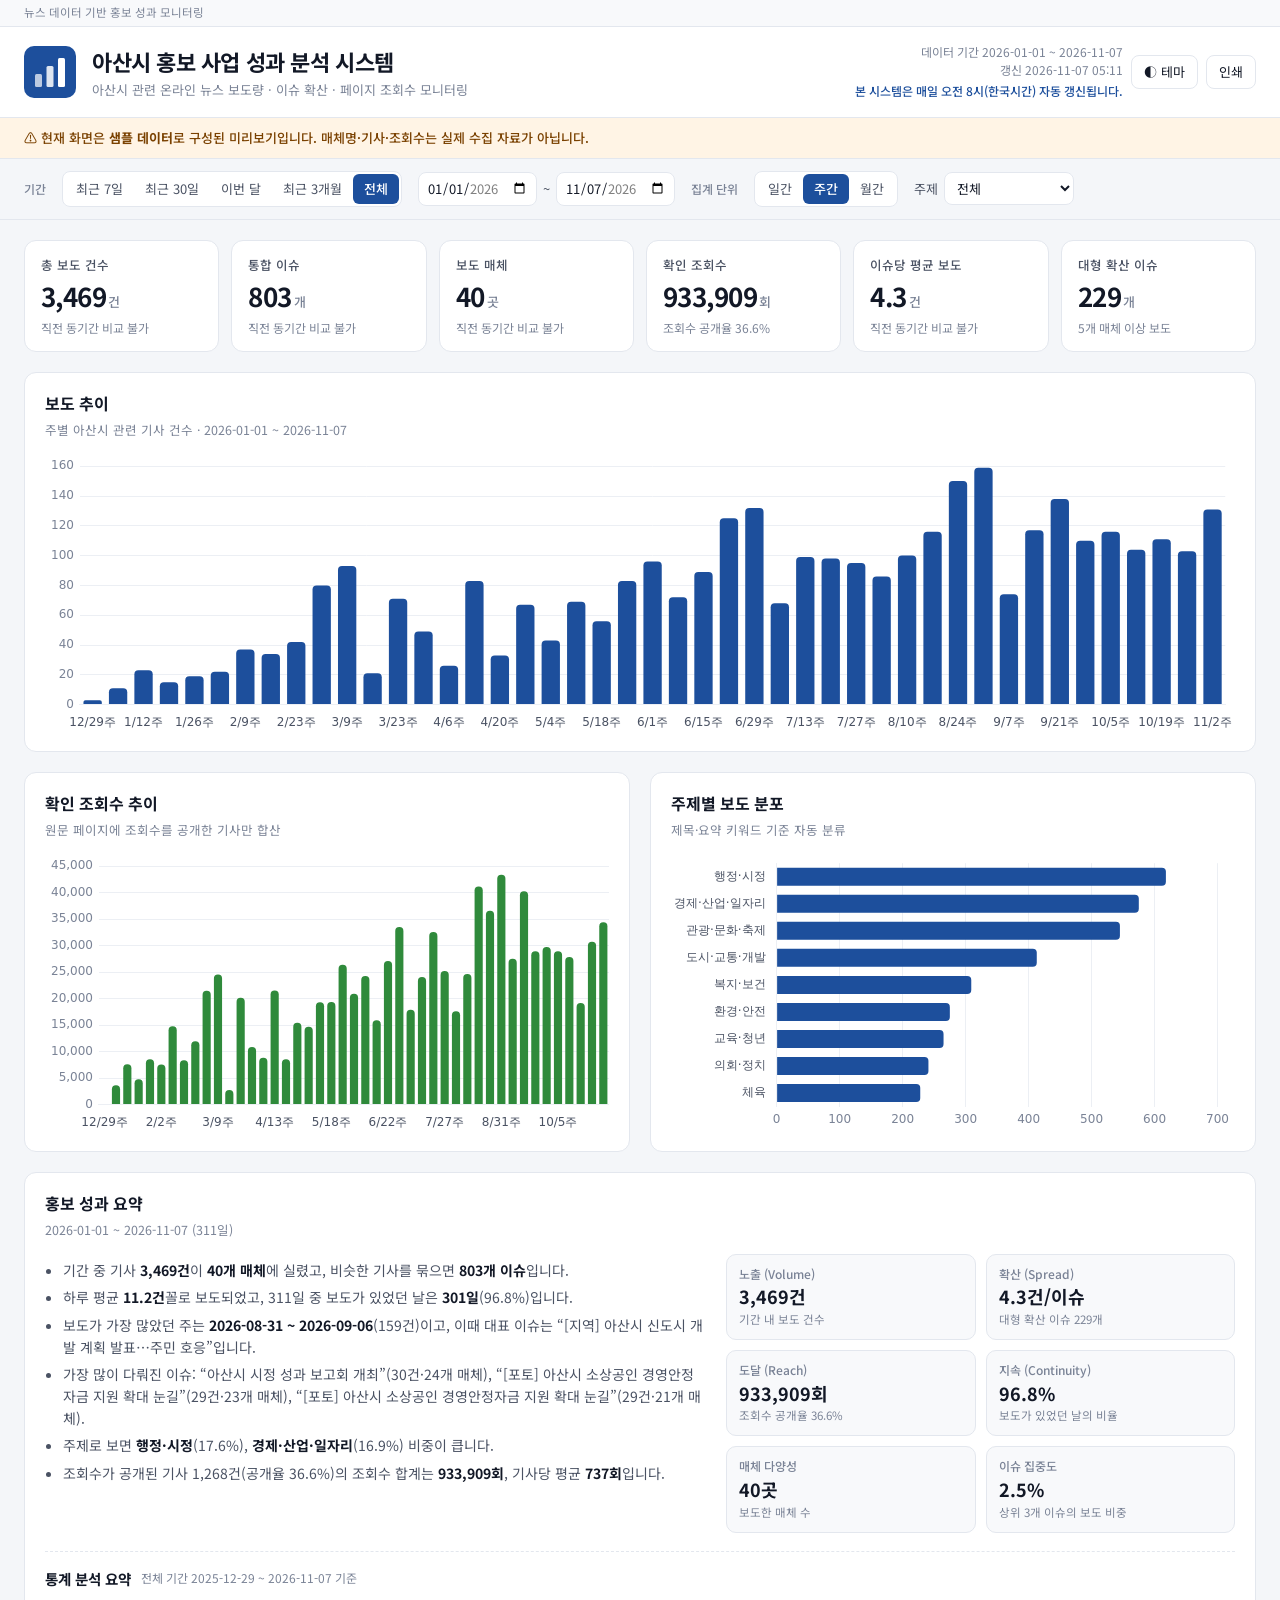
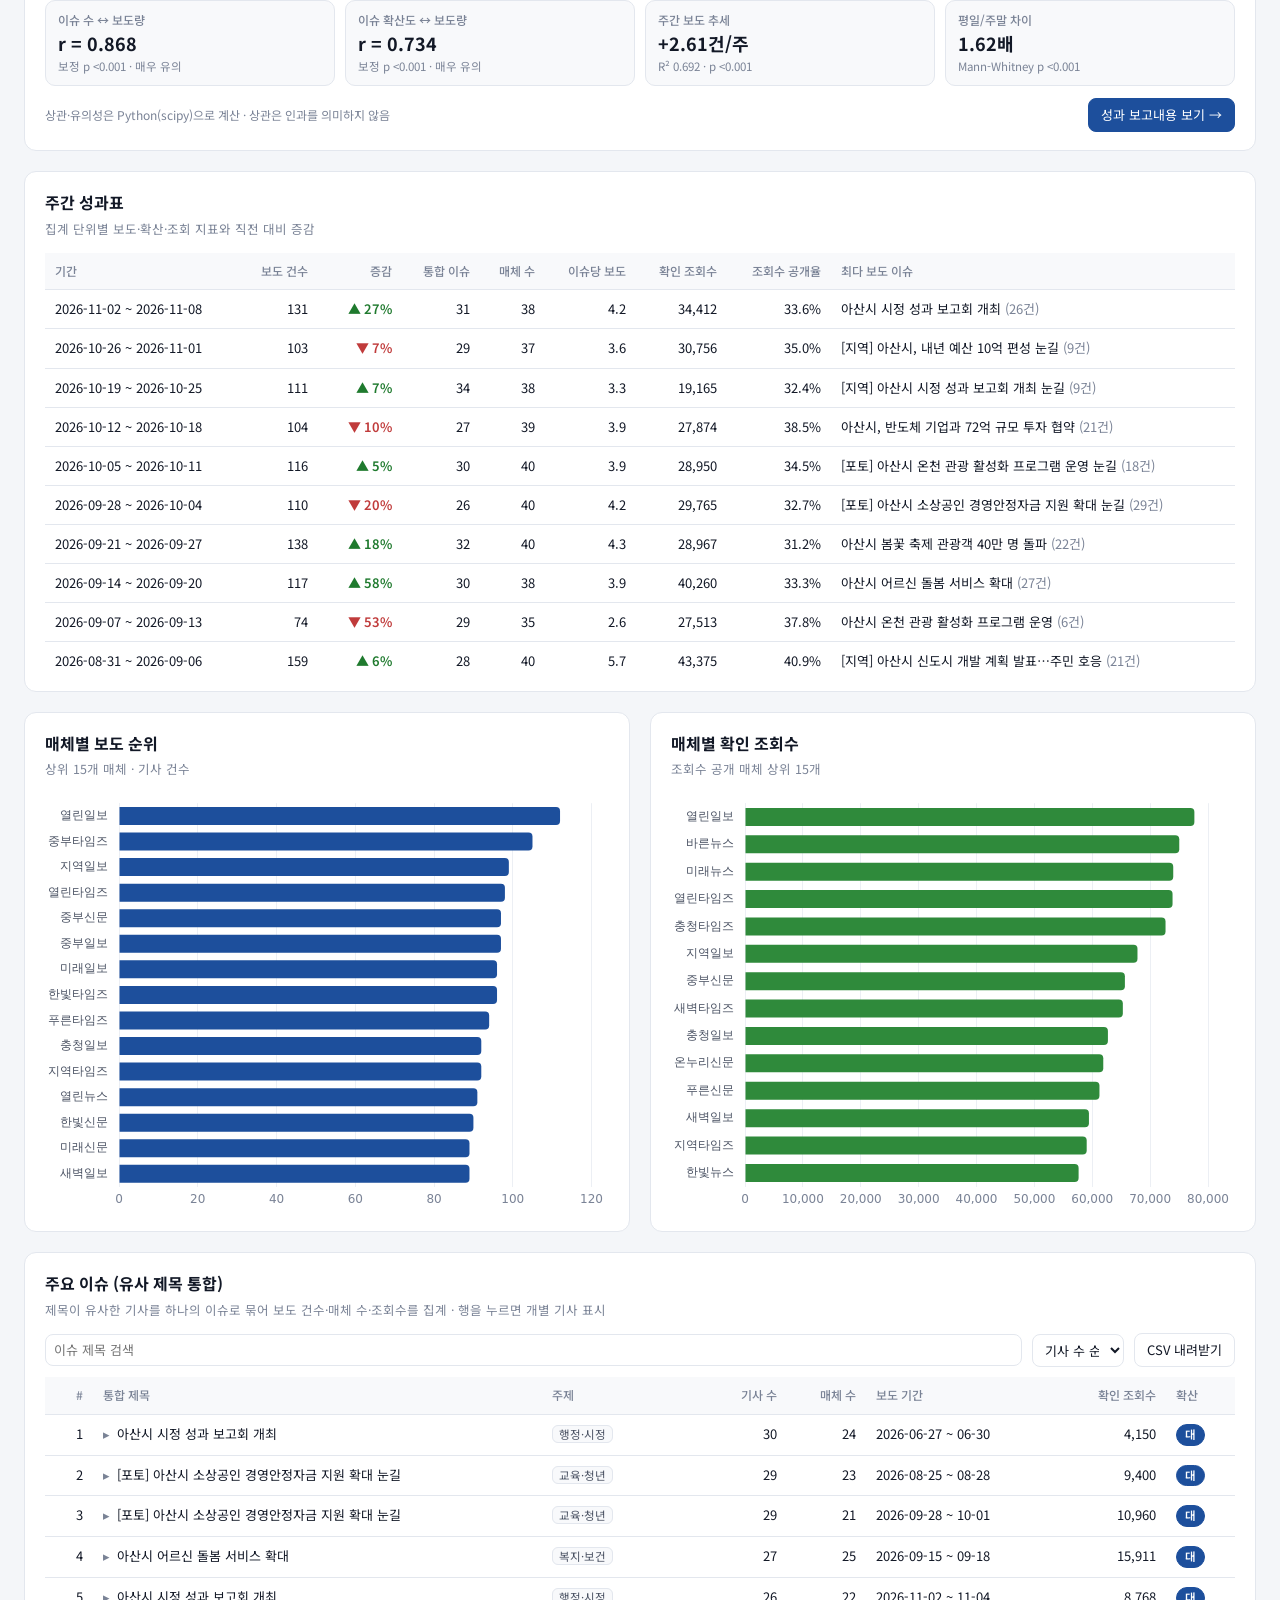
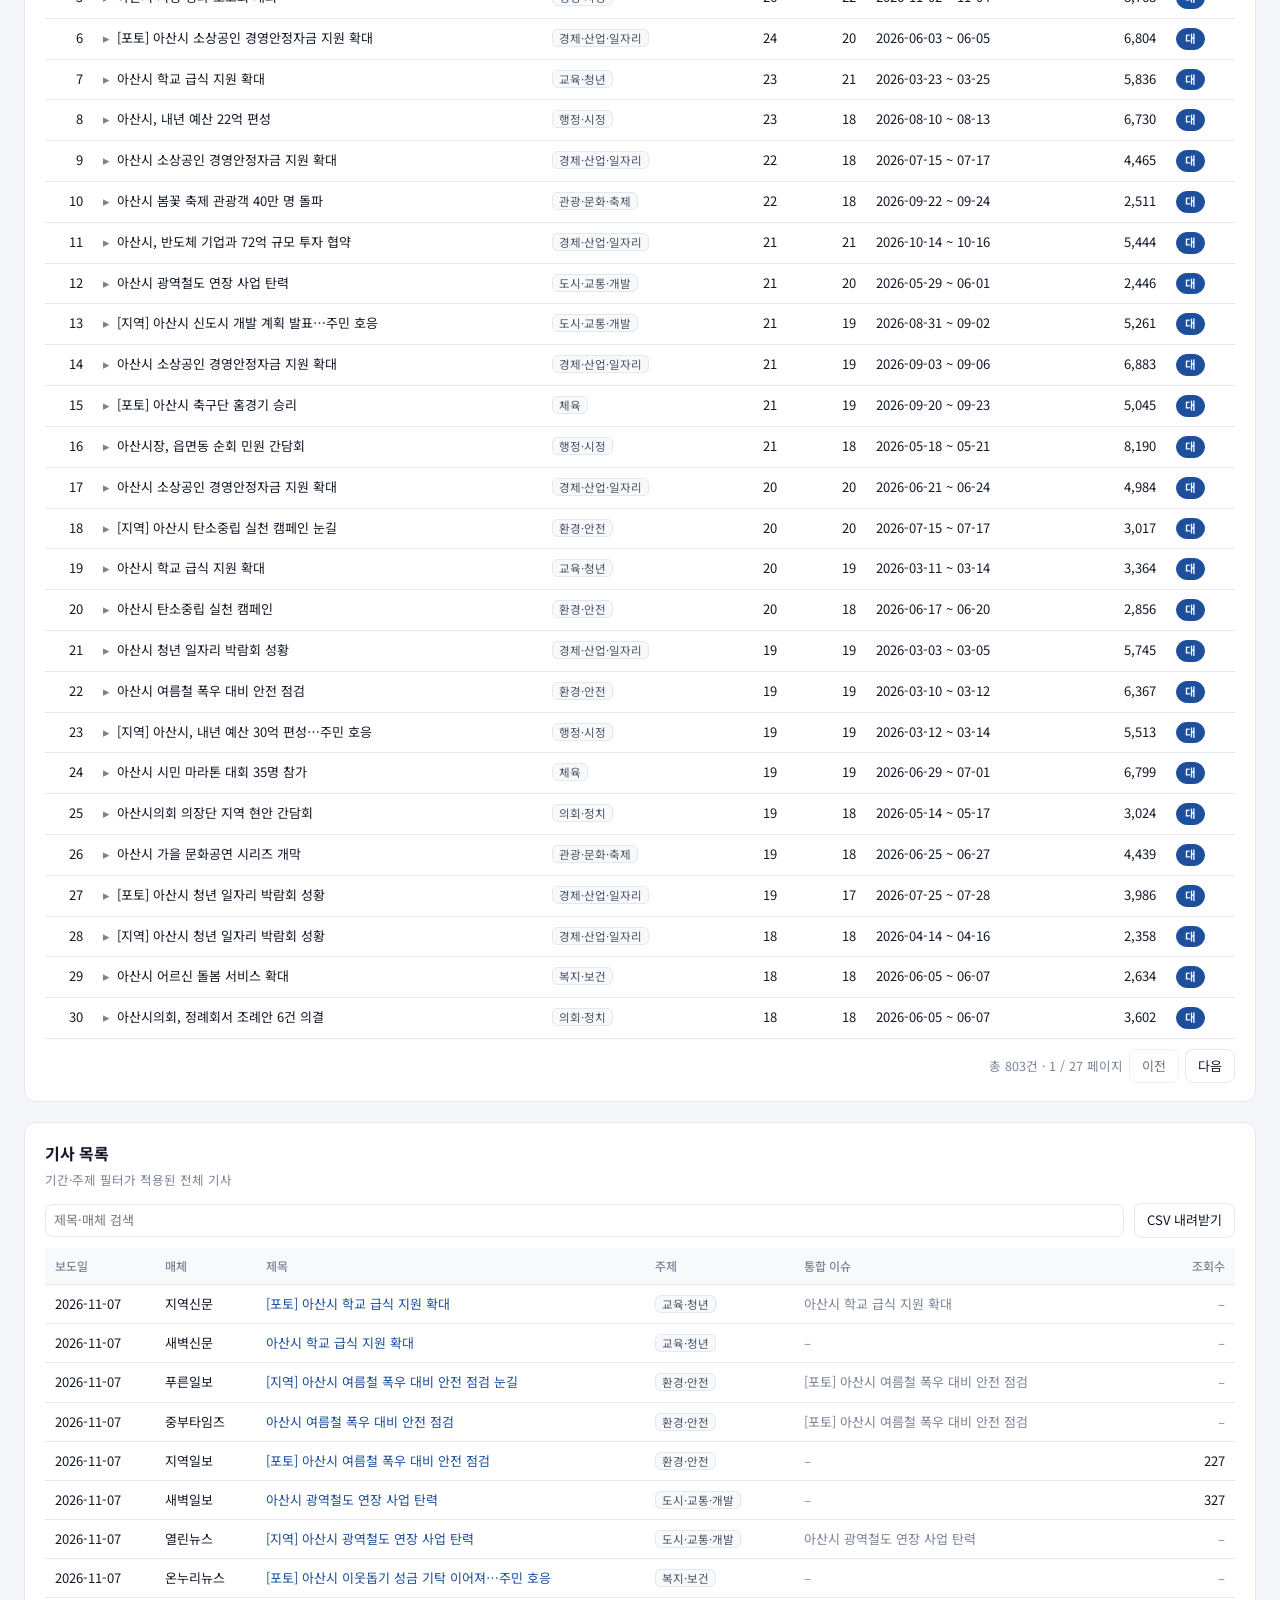
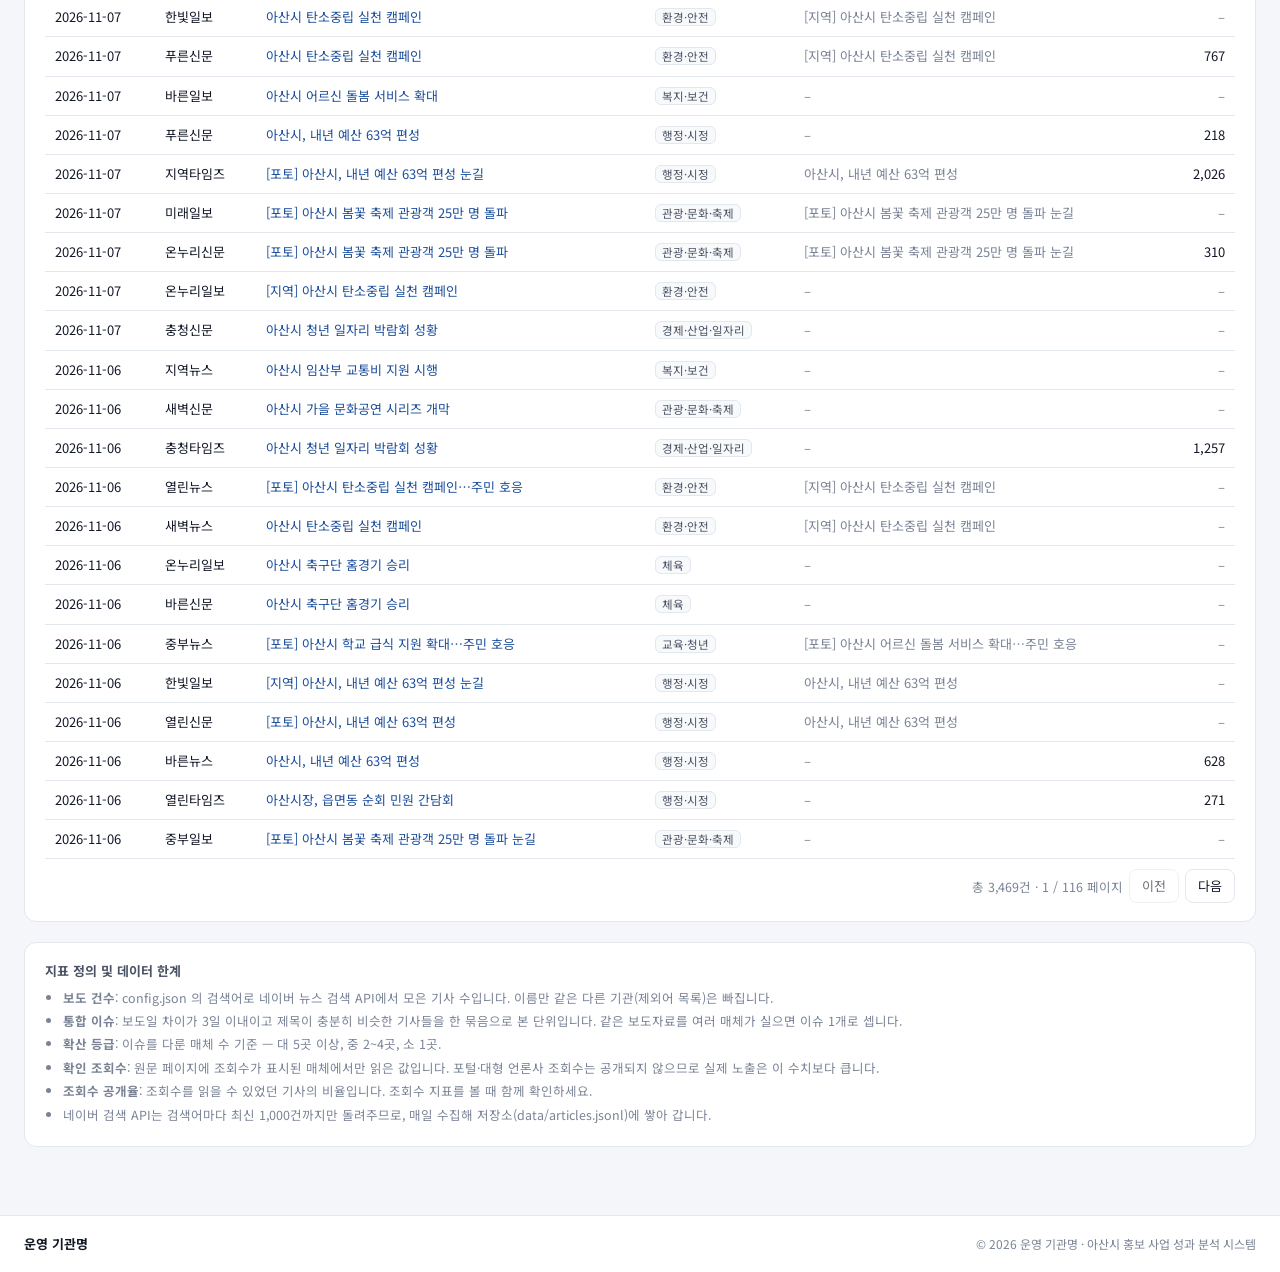
<file: index.html>
<!doctype html>
<html lang="ko">
<head>
<meta charset="utf-8">
<meta name="viewport" content="width=device-width, initial-scale=1">
<meta name="description" content="지역 관련 온라인 뉴스 보도량, 이슈 확산, 매체별 현황을 매일 자동 수집·분석하는 홍보 성과 대시보드">
<title>홍보 성과 분석 대시보드</title>
<link rel="icon" href="assets/logo.svg" type="image/svg+xml">
<link rel="preconnect" href="https://fonts.googleapis.com">
<link href="https://fonts.googleapis.com/css2?family=Noto+Sans+KR:wght@400;500;700&display=swap" rel="stylesheet">
<link rel="stylesheet" href="assets/style.css">
<script src="assets/vendor/chart.umd.min.js"></script>
</head>
<body>
<div class="ribbon"><div class="wrap">뉴스 데이터 기반 홍보 성과 모니터링</div></div>

<header class="masthead">
  <div class="wrap">
    <img class="logo" src="assets/logo.svg" alt="">
    <div>
      <h1 data-brand="system">홍보 사업 성과 분석 시스템</h1>
      <p class="tagline"><span data-brand="region">지역</span> 관련 온라인 뉴스 보도량 · 이슈 확산 · 페이지 조회수 모니터링</p>
    </div>
    <div class="mast-actions">
      <div class="stamp"><span id="stamp"></span><div class="auto">본 시스템은 매일 오전 8시(한국시간) 자동 갱신됩니다.</div></div>
      <div class="admin" id="adminBox" hidden>
        <div class="row">
          <span class="pill l">관리자 모드</span>
          <button class="btn primary" id="refreshBtn">⟳ 최신 데이터로 갱신</button>
          <button class="btn" id="logoutBtn">로그아웃</button>
        </div>
        <div class="msg" id="refreshMsg" role="status" aria-live="polite"></div>
      </div>
      <button class="btn" id="themeBtn" title="화면 테마 전환">◐ 테마</button>
      <button class="btn" onclick="print()">인쇄</button>
    </div>
  </div>
</header>

<div class="modal" id="loginModal" hidden>
  <form class="login card" id="loginForm" autocomplete="off">
    <img class="logo" src="assets/logo.svg" alt="">
    <h2>관리자 로그인</h2>
    <p class="sub">데이터 갱신 등 관리 기능을 사용하려면 로그인하세요.</p>
    <label>아이디<input type="text" id="loginId" required></label>
    <label>비밀번호<input type="password" id="loginPw" required></label>
    <div class="err" id="loginErr" role="alert"></div>
    <button class="btn primary" type="submit">로그인</button>
    <a class="back" href="/">← 공개 페이지로</a>
  </form>
</div>

<div class="warn" id="sampleWarn" hidden><div class="wrap">⚠ 현재 화면은 <b>샘플 데이터</b>로 구성된 미리보기입니다. 매체명·기사·조회수는 실제 수집 자료가 아닙니다.</div></div>

<nav class="filterbar">
  <div class="wrap">
    <span class="flabel">기간</span>
    <div class="seg" id="presetSeg">
      <button data-preset="7">최근 7일</button>
      <button data-preset="30">최근 30일</button>
      <button data-preset="month">이번 달</button>
      <button data-preset="quarter">최근 3개월</button>
      <button data-preset="all" class="on">전체</button>
    </div>
    <span class="inline"><input type="date" id="dateFrom" aria-label="시작일"> ~ <input type="date" id="dateTo" aria-label="종료일"></span>
    <span class="flabel">집계 단위</span>
    <div class="seg" id="grainSeg">
      <button data-grain="day">일간</button>
      <button data-grain="week" class="on">주간</button>
      <button data-grain="month">월간</button>
    </div>
    <label class="inline">주제 <select id="topicSel"><option value="">전체</option></select></label>
  </div>
</nav>

<main>
<div class="wrap" id="app">
  <section class="kpi-row" id="kpiRow"></section>

  <section class="card">
    <h2>보도 추이</h2>
    <p class="sub" id="trendSub"></p>
    <div class="plot"><canvas id="cTrend" aria-label="보도 건수 추이"></canvas></div>
  </section>

  <section class="cols">
    <div class="card">
      <h2>확인 조회수 추이</h2>
      <p class="sub">원문 페이지에 조회수를 공개한 기사만 합산</p>
      <div class="plot"><canvas id="cViews" aria-label="조회수 추이"></canvas></div>
    </div>
    <div class="card">
      <h2>주제별 보도 분포</h2>
      <p class="sub">제목·요약 키워드 기준 자동 분류</p>
      <div class="plot"><canvas id="cTopic" aria-label="주제별 보도 건수"></canvas></div>
    </div>
  </section>

  <section class="card">
    <h2>홍보 성과 요약</h2>
    <p class="sub" id="sumSub"></p>
    <div class="sum-grid">
      <ul id="sumList"></ul>
      <div class="tiles" id="sumTiles"></div>
    </div>
    <div class="stats" id="statBlock" hidden></div>
  </section>

  <section class="card">
    <h2 id="periodTitle">주간 성과표</h2>
    <p class="sub">집계 단위별 보도·확산·조회 지표와 직전 대비 증감</p>
    <div class="scroll capped"><table id="periodTbl"></table></div>
  </section>

  <section class="cols">
    <div class="card">
      <h2>매체별 보도 순위</h2>
      <p class="sub">상위 15개 매체 · 기사 건수</p>
      <div class="plot tall"><canvas id="cPress" aria-label="매체별 보도 건수"></canvas></div>
    </div>
    <div class="card">
      <h2>매체별 확인 조회수</h2>
      <p class="sub">조회수 공개 매체 상위 15개</p>
      <div class="plot tall"><canvas id="cPressViews" aria-label="매체별 조회수"></canvas></div>
    </div>
  </section>

  <section class="card">
    <h2>주요 이슈 (유사 제목 통합)</h2>
    <p class="sub">제목이 유사한 기사를 하나의 이슈로 묶어 보도 건수·매체 수·조회수를 집계 · 행을 누르면 개별 기사 표시</p>
    <div class="tools">
      <input type="search" class="grow" id="issueQ" placeholder="이슈 제목 검색">
      <select id="issueOrder">
        <option value="count">기사 수 순</option>
        <option value="press">매체 수 순</option>
        <option value="views">조회수 순</option>
        <option value="recent">최신 순</option>
      </select>
      <button class="btn" id="issueCsvBtn">CSV 내려받기</button>
    </div>
    <div class="scroll"><table id="issueTbl"></table></div>
    <div class="pages" id="issuePages"></div>
  </section>

  <section class="card">
    <h2>기사 목록</h2>
    <p class="sub">기간·주제 필터가 적용된 전체 기사</p>
    <div class="tools">
      <input type="search" class="grow" id="artQ" placeholder="제목·매체 검색">
      <button class="btn" id="artCsvBtn">CSV 내려받기</button>
    </div>
    <div class="scroll"><table id="artTbl"></table></div>
    <div class="pages" id="artPages"></div>
  </section>

  <section class="card notes">
    <h3>지표 정의 및 데이터 한계</h3>
    <ul>
      <li><b>보도 건수</b>: config.json 의 검색어로 네이버 뉴스 검색 API에서 모은 기사 수입니다. 이름만 같은 다른 기관(제외어 목록)은 빠집니다.</li>
      <li><b>통합 이슈</b>: 보도일 차이가 3일 이내이고 제목이 충분히 비슷한 기사들을 한 묶음으로 본 단위입니다. 같은 보도자료를 여러 매체가 실으면 이슈 1개로 셉니다.</li>
      <li><b>확산 등급</b>: 이슈를 다룬 매체 수 기준 — 대 5곳 이상, 중 2~4곳, 소 1곳.</li>
      <li><b>확인 조회수</b>: 원문 페이지에 조회수가 표시된 매체에서만 읽은 값입니다. 포털·대형 언론사 조회수는 공개되지 않으므로 실제 노출은 이 수치보다 큽니다.</li>
      <li><b>조회수 공개율</b>: 조회수를 읽을 수 있었던 기사의 비율입니다. 조회수 지표를 볼 때 함께 확인하세요.</li>
      <li>네이버 검색 API는 검색어마다 최신 1,000건까지만 돌려주므로, 매일 수집해 저장소(data/articles.jsonl)에 쌓아 갑니다.</li>
    </ul>
  </section>
</div>
</main>

<footer class="footer">
  <div class="wrap">
    <b data-brand="org">운영 기관명</b>
    <span class="copy">© <span data-brand="year"></span> <span data-brand="org"></span> · <span data-brand="system"></span></span>
  </div>
</footer>

<script src="assets/common.js"></script>
<script src="data.js"></script>
<script src="assets/dashboard.js"></script>
</body>
</html>
</file>
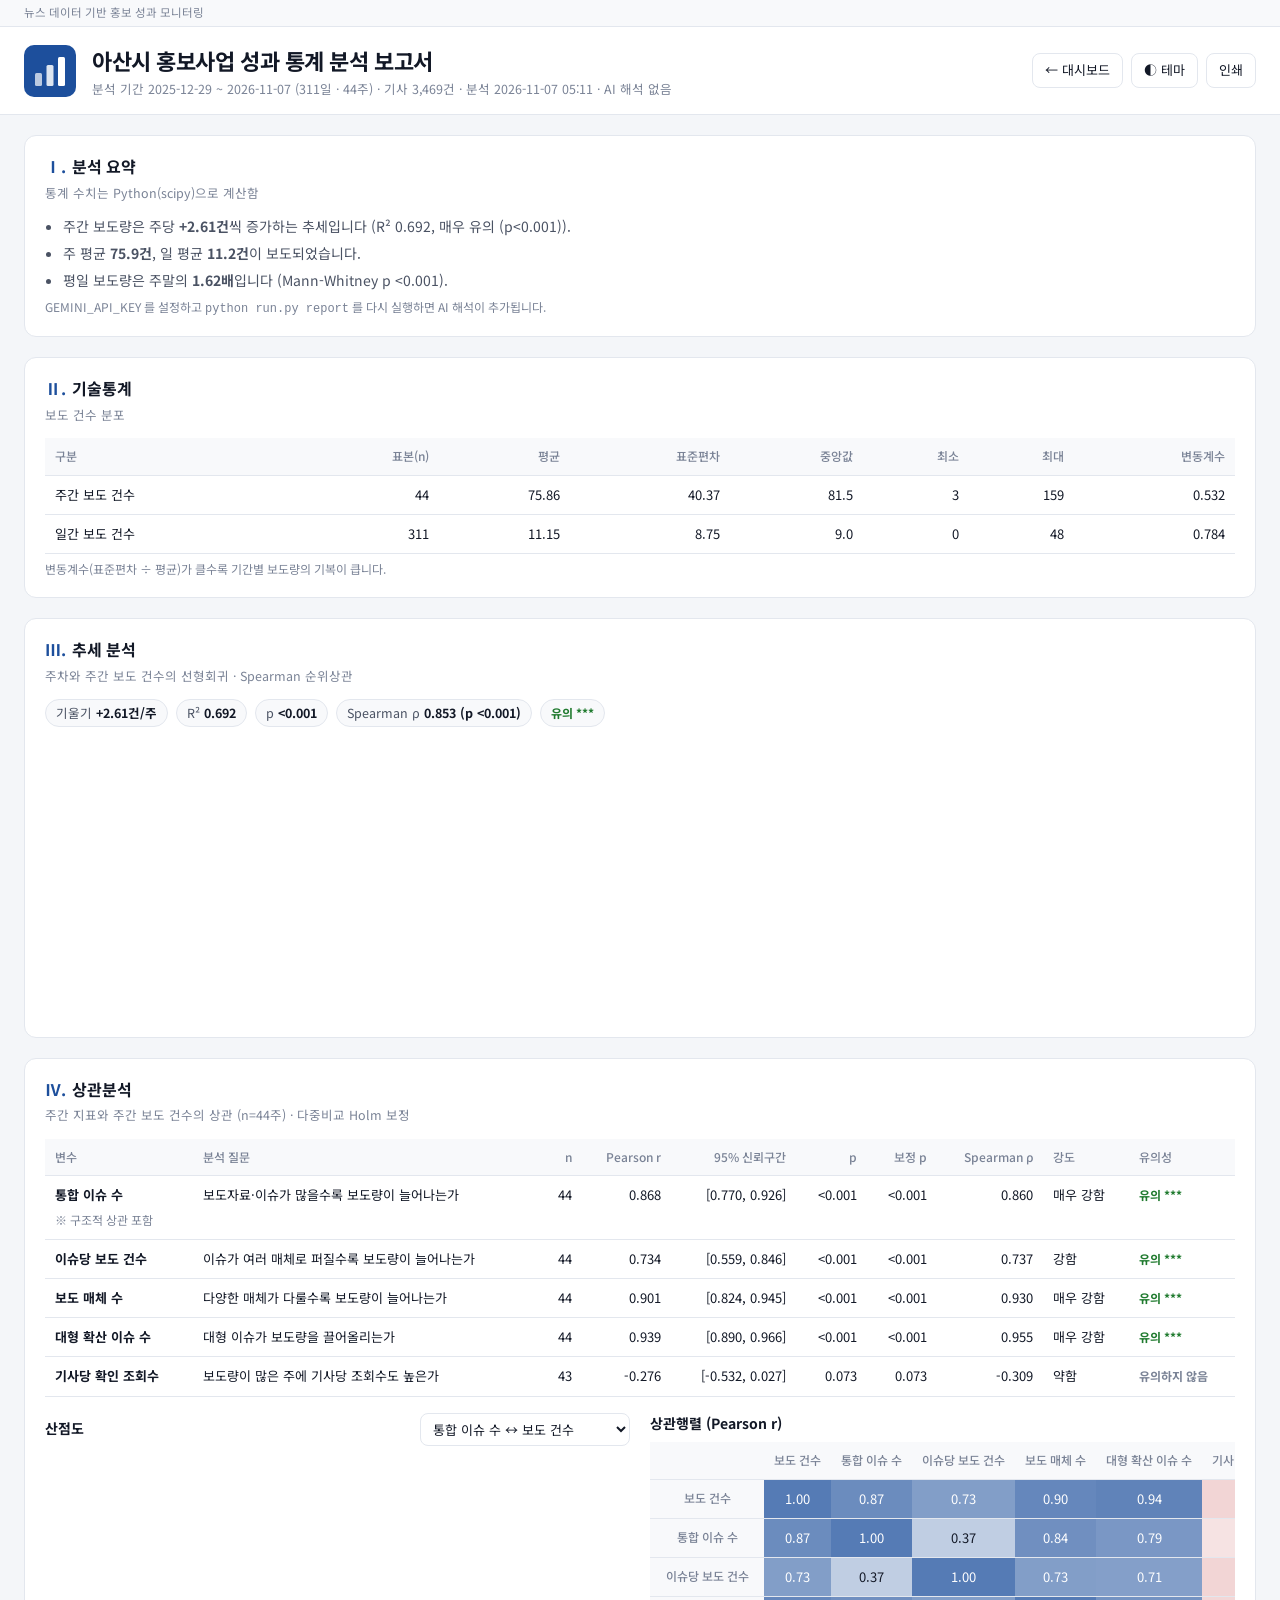
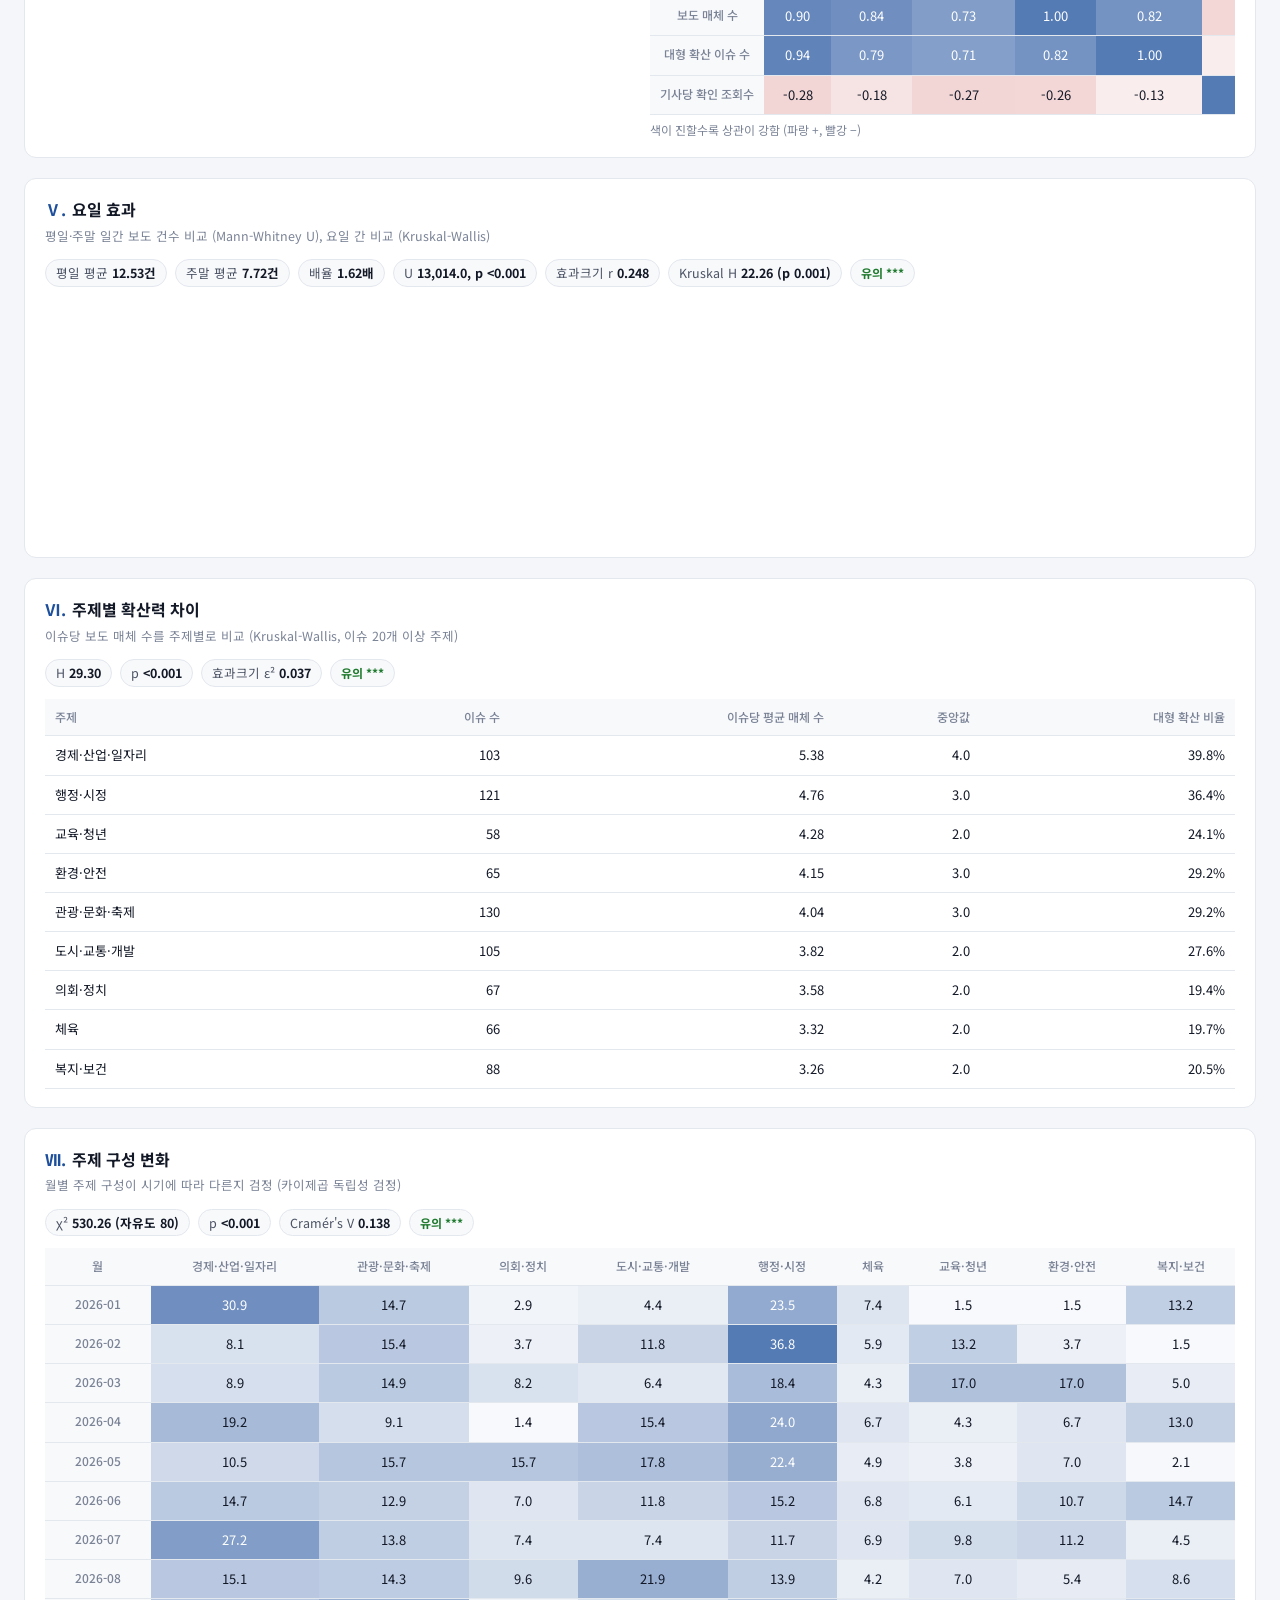
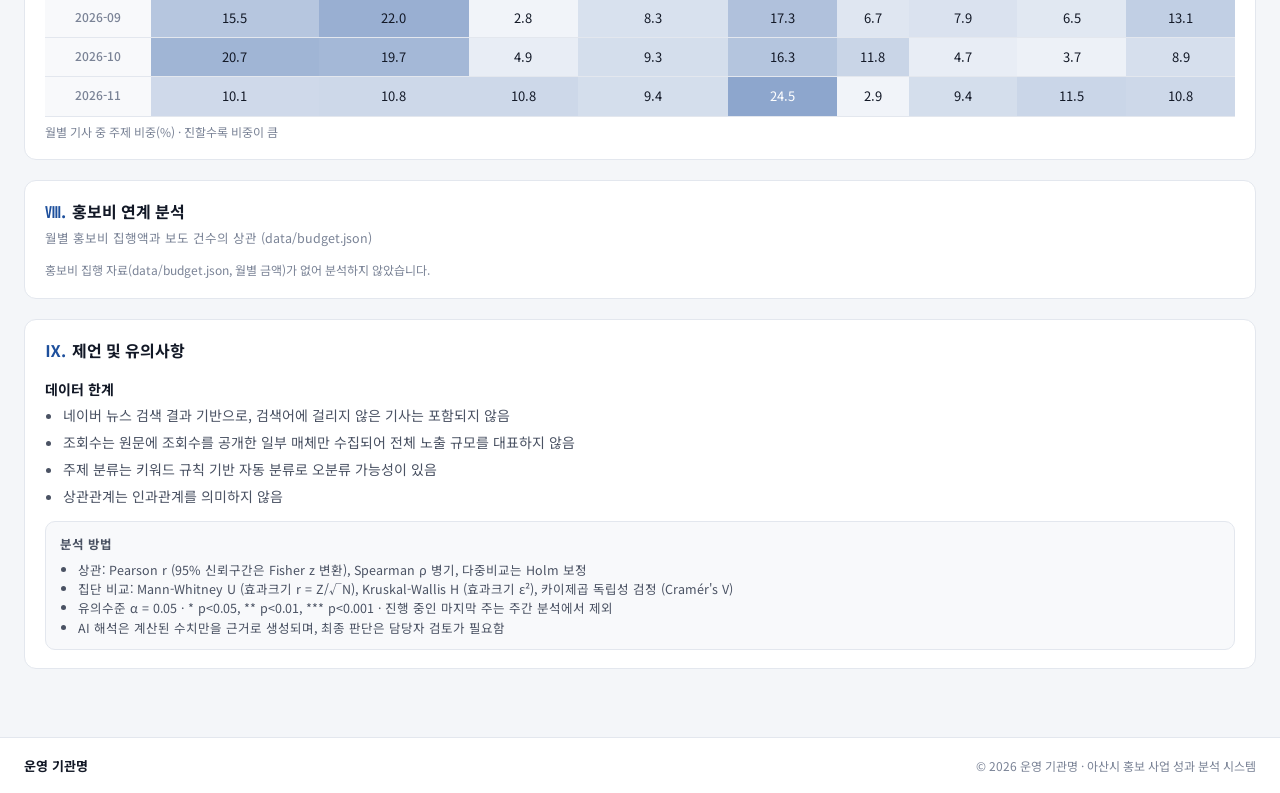
<file: report.html>
<!doctype html>
<html lang="ko">
<head>
<meta charset="utf-8">
<meta name="viewport" content="width=device-width, initial-scale=1">
<meta name="description" content="언론 보도 데이터의 추세·상관·유의성 통계 분석 보고서">
<title>홍보 성과 분석 보고서</title>
<link rel="icon" href="assets/logo.svg" type="image/svg+xml">
<link rel="preconnect" href="https://fonts.googleapis.com">
<link href="https://fonts.googleapis.com/css2?family=Noto+Sans+KR:wght@400;500;700&display=swap" rel="stylesheet">
<link rel="stylesheet" href="assets/style.css">
<style>
.card h2 .no { color: var(--brand-ink); margin-right: 6px; }
.report-meta { color: var(--muted); font-size: 12.5px; margin-top: 2px; }
.headline { font-size: 17px; font-weight: 700; margin-bottom: 8px; }
.list { margin: 0; padding-left: 18px; color: var(--text-2); }
.list li { margin: 5px 0; }
.chips { display: flex; flex-wrap: wrap; gap: 8px; margin-bottom: 12px; }
.chip { font-size: 12.5px; background: var(--surface-2); border: 1px solid var(--border); border-radius: 999px; padding: 3px 10px; color: var(--text-2); }
.chip b { color: var(--text); font-variant-numeric: tabular-nums; }
.sig { font-weight: 700; font-size: 12px; }
.sig.yes { color: var(--up); }
.sig.no { color: var(--muted); }
.ai { margin-top: 14px; padding: 12px 14px; border-radius: 10px; background: color-mix(in srgb, var(--ai) 8%, var(--surface)); border: 1px solid color-mix(in srgb, var(--ai) 30%, var(--border)); }
.ai .ai-tag { margin-bottom: 6px; display: inline-block; }
.ai p { margin: 4px 0 0; color: var(--text-2); }
.note { font-size: 12px; color: var(--muted); margin: 6px 0 0; }
table.heat td { text-align: center; font-variant-numeric: tabular-nums; }
table.heat th { text-align: center; }
.methods { font-size: 12.5px; color: var(--text-2); background: var(--surface-2); border: 1px solid var(--border); border-radius: 10px; padding: 12px 14px; }
.methods ul { margin: 6px 0 0; padding-left: 18px; }
</style>
<script src="assets/vendor/chart.umd.min.js"></script>
</head>
<body>
<div class="ribbon"><div class="wrap">뉴스 데이터 기반 홍보 성과 모니터링</div></div>
<header class="masthead">
  <div class="wrap">
    <img class="logo" src="assets/logo.svg" alt="">
    <div>
      <h1><span data-brand="region">지역</span> 홍보사업 성과 통계 분석 보고서</h1>
      <div class="report-meta" id="meta"></div>
    </div>
    <div class="mast-actions">
      <a class="btn" href="./">← 대시보드</a>
      <button class="btn" id="themeBtn">◐ 테마</button>
      <button class="btn" onclick="print()">인쇄</button>
    </div>
  </div>
</header>
<main><div class="wrap" id="root"></div></main>
<footer class="footer">
  <div class="wrap">
    <b data-brand="org">운영 기관명</b>
    <span class="copy">© <span data-brand="year"></span> <span data-brand="org"></span> · <span data-brand="system"></span></span>
  </div>
</footer>
<script src="assets/common.js"></script>
<script src="data.js"></script>
<script>
(function () {
  const { esc, num, pval, cssVar } = U;
  const root = document.getElementById("root");
  const R = window.NEWS_REPORT, META = window.NEWS_DATA && window.NEWS_DATA.meta;
  U.fillBranding(META);
  if (!R || !R.ok) { root.innerHTML = `<div class="empty">${R ? esc(R.reason) : "분석 결과가 없습니다. <code>python run.py report</code> 를 실행하세요."}</div>`; return; }
  const AI = R.ai;
  const sigBadge = p => p == null ? '<span class="sig no">판단 불가</span>'
    : p < .05 ? `<span class="sig yes">유의 ${p < .001 ? "***" : p < .01 ? "**" : "*"}</span>` : '<span class="sig no">유의하지 않음</span>';
  const aiNote = key => AI?.sections?.[key] ? `<div class="ai"><span class="ai-tag">AI 해석</span><p>${esc(AI.sections[key])}</p></div>` : "";
  const chip = (k, v) => `<span class="chip">${k} <b>${v}</b></span>`;
  const ROMAN = ["Ⅰ", "Ⅱ", "Ⅲ", "Ⅳ", "Ⅴ", "Ⅵ", "Ⅶ", "Ⅷ", "Ⅸ", "Ⅹ"];
  const parts = [];
  const section = (title, sub, body) => parts.push(`<section class="card"><h2><span class="no">${ROMAN[parts.length]}.</span>${title}</h2>${sub ? `<p class="sub">${sub}</p>` : ""}${body}</section>`);

  document.getElementById("meta").textContent =
    `분석 기간 ${R.period.from} ~ ${R.period.until} (${R.period.days}일 · ${R.period.weeks}주) · 기사 ${num(R.n_articles)}건 · 분석 ${(R.generated || "").replace("T", " ")}` +
    (AI ? ` · 해석 ${AI.model}` : " · AI 해석 없음");

  const T = R.trend, C = R.correlation || [], W = R.weekday, TS = R.topic_spread, TM = R.topic_month, B = R.budget, DS = R.descriptive;

  section("분석 요약", "통계 수치는 Python(scipy)으로 계산" + (AI ? "하고, 해석 문장은 AI가 그 수치만 근거로 작성함" : "함"),
    AI ? `<div class="headline">${esc(AI.headline)}</div><ul class="list">${(AI.key_findings || []).map(f => `<li>${esc(f)}</li>`).join("")}</ul>`
       : `<ul class="list">
            <li>주간 보도량은 주당 <b>${T.slope_per_week > 0 ? "+" : ""}${num(T.slope_per_week, 2)}건</b>씩 ${T.direction}하는 추세입니다 (R² ${num(T.r2, 3)}, ${esc(T.significance)}).</li>
            <li>주 평균 <b>${num(DS.weekly_articles.mean, 1)}건</b>, 일 평균 <b>${num(DS.daily_articles.mean, 1)}건</b>이 보도되었습니다.</li>
            ${W ? `<li>평일 보도량은 주말의 <b>${num(W.ratio, 2)}배</b>입니다 (Mann-Whitney p ${pval(W.p)}).</li>` : ""}
          </ul><p class="note">GEMINI_API_KEY 를 설정하고 <code>python run.py report</code> 를 다시 실행하면 AI 해석이 추가됩니다.</p>`);

  section("기술통계", "보도 건수 분포",
    `<div class="scroll"><table><thead><tr><th>구분</th><th class="num">표본(n)</th><th class="num">평균</th><th class="num">표준편차</th><th class="num">중앙값</th><th class="num">최소</th><th class="num">최대</th><th class="num">변동계수</th></tr></thead><tbody>
    ${[["주간 보도 건수", DS.weekly_articles], ["일간 보도 건수", DS.daily_articles]].map(([l, d]) =>
      `<tr><td>${l}</td><td class="num">${d.n}</td><td class="num">${num(d.mean, 2)}</td><td class="num">${num(d.sd, 2)}</td><td class="num">${num(d.median, 1)}</td><td class="num">${d.min}</td><td class="num">${d.max}</td><td class="num">${num(d.cv, 3)}</td></tr>`).join("")}
    </tbody></table></div><p class="note">변동계수(표준편차 ÷ 평균)가 클수록 기간별 보도량의 기복이 큽니다.</p>`);

  section("추세 분석", "주차와 주간 보도 건수의 선형회귀 · Spearman 순위상관",
    `<div class="chips">${chip("기울기", `${T.slope_per_week > 0 ? "+" : ""}${num(T.slope_per_week, 2)}건/주`)}${chip("R²", num(T.r2, 3))}${chip("p", pval(T.p))}
      ${chip("Spearman ρ", `${num(T.spearman_rho, 3)} (p ${pval(T.spearman_p)})`)}<span class="chip">${sigBadge(T.p)}</span></div>
     <div class="plot"><canvas id="cTrend" aria-label="주간 보도 건수와 추세선"></canvas></div>${aiNote("trend")}`);

  if (C.length) section("상관분석", `주간 지표와 주간 보도 건수의 상관 (n=${R.period.weeks}주) · 다중비교 Holm 보정`,
    `<div class="scroll"><table><thead><tr><th>변수</th><th>분석 질문</th><th class="num">n</th><th class="num">Pearson r</th><th class="num">95% 신뢰구간</th><th class="num">p</th><th class="num">보정 p</th><th class="num">Spearman ρ</th><th>강도</th><th>유의성</th></tr></thead><tbody>
    ${C.map(c => `<tr><td><b>${esc(c.label)}</b>${c.note ? '<div class="note">※ 구조적 상관 포함</div>' : ""}${c.small_sample ? '<div class="note">※ 표본 적음</div>' : ""}</td>
      <td>${esc(c.question)}</td><td class="num">${c.n}</td><td class="num">${num(c.pearson_r, 3)}</td><td class="num">[${num(c.ci95[0], 3)}, ${num(c.ci95[1], 3)}]</td>
      <td class="num">${pval(c.pearson_p)}</td><td class="num">${pval(c.p_holm)}</td><td class="num">${num(c.spearman_rho, 3)}</td><td class="nowrap">${esc(c.strength)}</td><td>${sigBadge(c.p_holm)}</td></tr>`).join("")}
    </tbody></table></div>
    <div class="cols" style="margin-top:16px">
      <div><div style="display:flex;justify-content:space-between;align-items:center;gap:8px"><b>산점도</b>
        <select id="scatterSel" aria-label="산점도 변수">${C.map((c, i) => `<option value="${i}">${esc(c.label)} ↔ 보도 건수</option>`).join("")}</select></div>
        <div class="plot"><canvas id="cScatter" aria-label="상관 산점도"></canvas></div></div>
      <div><b>상관행렬 (Pearson r)</b><div class="scroll" style="margin-top:8px"><table class="heat" id="heat"></table></div>
        <p class="note">색이 진할수록 상관이 강함 (파랑 +, 빨강 −)</p></div>
    </div>${aiNote("correlation")}`);

  if (W) section("요일 효과", "평일·주말 일간 보도 건수 비교 (Mann-Whitney U), 요일 간 비교 (Kruskal-Wallis)",
    `<div class="chips">${chip("평일 평균", num(W.weekday_mean, 2) + "건")}${chip("주말 평균", num(W.weekend_mean, 2) + "건")}${chip("배율", num(W.ratio, 2) + "배")}
      ${chip("U", `${num(W.mannwhitney_u, 1)}, p ${pval(W.p)}`)}${chip("효과크기 r", num(W.effect_r, 3))}${chip("Kruskal H", `${num(W.kruskal_h, 2)} (p ${pval(W.kruskal_p)})`)}<span class="chip">${sigBadge(W.p)}</span></div>
     <div class="plot" style="height:240px"><canvas id="cWeekday" aria-label="요일별 평균 보도 건수"></canvas></div>${aiNote("weekday")}`);

  if (TS) section("주제별 확산력 차이", "이슈당 보도 매체 수를 주제별로 비교 (Kruskal-Wallis, 이슈 20개 이상 주제)",
    `<div class="chips">${chip("H", num(TS.kruskal_h, 2))}${chip("p", pval(TS.p))}${chip("효과크기 ε²", num(TS.epsilon2, 3))}<span class="chip">${sigBadge(TS.p)}</span></div>
     <div class="scroll"><table><thead><tr><th>주제</th><th class="num">이슈 수</th><th class="num">이슈당 평균 매체 수</th><th class="num">중앙값</th><th class="num">대형 확산 비율</th></tr></thead><tbody>
     ${TS.groups.map(g => `<tr><td>${esc(g.topic)}</td><td class="num">${num(g.issues)}</td><td class="num">${num(g.mean_press, 2)}</td><td class="num">${num(g.median_press, 1)}</td><td class="num">${num(g.wide_share * 100, 1)}%</td></tr>`).join("")}
     </tbody></table></div>${aiNote("topic_spread")}`);

  if (TM) section("주제 구성 변화", "월별 주제 구성이 시기에 따라 다른지 검정 (카이제곱 독립성 검정)",
    `<div class="chips">${chip("χ²", `${num(TM.chi2, 2)} (자유도 ${TM.dof})`)}${chip("p", pval(TM.p))}${chip("Cramér's V", num(TM.cramers_v, 3))}<span class="chip">${sigBadge(TM.p)}</span></div>
     <div class="scroll"><table class="heat" id="tmHeat"></table></div><p class="note">월별 기사 중 주제 비중(%) · 진할수록 비중이 큼</p>${aiNote("topic_month")}`);

  section("홍보비 연계 분석", "월별 홍보비 집행액과 보도 건수의 상관 (data/budget.json)",
    !B || !B.available ? `<p class="note">${esc(B ? B.note : "자료 없음")}</p>${aiNote("budget")}`
      : `<div class="chips">${chip("n", B.n + "개월")}${chip("Pearson r", `${num(B.pearson_r, 3)} (p ${pval(B.pearson_p)})`)}${chip("Spearman ρ", num(B.spearman_rho, 3))}${chip("보도 1건당 홍보비", num(B.cost_per_article) + "원")}<span class="chip">${sigBadge(B.pearson_p)}</span></div>${aiNote("budget")}`);

  section("제언 및 유의사항", "",
    `${AI?.recommendations ? `<div class="ai"><span class="ai-tag">AI 제언</span><ul class="list">${AI.recommendations.map(r => `<li>${esc(r)}</li>`).join("")}</ul></div>` : ""}
     <h3 style="font-size:14px;margin:16px 0 4px">데이터 한계</h3><ul class="list">${(R.limitations || []).map(l => `<li>${esc(l)}</li>`).join("")}</ul>
     <div class="methods" style="margin-top:14px"><b>분석 방법</b><ul>
       <li>상관: Pearson r (95% 신뢰구간은 Fisher z 변환), Spearman ρ 병기, 다중비교는 Holm 보정</li>
       <li>집단 비교: Mann-Whitney U (효과크기 r = Z/√N), Kruskal-Wallis H (효과크기 ε²), 카이제곱 독립성 검정 (Cramér's V)</li>
       <li>유의수준 α = 0.05 · * p&lt;0.05, ** p&lt;0.01, *** p&lt;0.001 · 진행 중인 마지막 주는 주간 분석에서 제외</li>
       <li>AI 해석은 계산된 수치만을 근거로 생성되며, 최종 판단은 담당자 검토가 필요함</li></ul></div>`);

  root.innerHTML = parts.join("");

  // ── 차트 ──
  U.chartDefaults();
  const charts = [];
  function heatColor(v, max = 1) {
    if (v == null) return "";
    const a = Math.min(1, Math.abs(v) / max) * 0.75;
    return `background: rgba(${v >= 0 ? "29,79,156" : "192,59,59"}, ${a.toFixed(2)}); color: ${a > .45 ? "#fff" : "inherit"}`;
  }
  function drawAll() {
    charts.splice(0).forEach(c => c.destroy());
    const grid = cssVar("--grid"), muted = cssVar("--muted"), ink = cssVar("--text-2");
    const c1 = cssVar("--c-articles"), c2 = cssVar("--c-accent");
    const axes = (xt, yt) => ({
      x: { grid: { display: false }, border: { color: grid }, ticks: { color: ink, maxRotation: 0, autoSkip: true }, title: xt ? { display: true, text: xt, color: muted } : undefined },
      y: { min: 0, grid: { color: grid }, border: { display: false }, ticks: { color: muted }, title: yt ? { display: true, text: yt, color: muted } : undefined },
    });
    const legend = { labels: { color: ink, boxWidth: 12 } };
    const tip = U.tooltipStyle();

    charts.push(new Chart(document.getElementById("cTrend"), {
      data: { labels: T.series.map(s => `${+s.week.slice(5, 7)}/${+s.week.slice(8)}`), datasets: [
        { type: "bar", label: "주간 보도 건수", data: T.series.map(s => s.articles), backgroundColor: c1, borderRadius: 4, maxBarThickness: 22, order: 2 },
        { type: "line", label: "추세선(선형회귀)", data: T.series.map((_, i) => T.intercept + T.slope_per_week * i), borderColor: c2, borderWidth: 2, pointRadius: 0, order: 1 },
      ] },
      options: { responsive: true, maintainAspectRatio: false, interaction: { mode: "index", intersect: false },
        plugins: { legend, tooltip: { ...tip, callbacks: { title: it => `${T.series[it[0].dataIndex].week} 주`, label: c => `${c.dataset.label}: ${num(c.parsed.y, 1)}건` } } },
        scales: axes("주 시작일", "건") },
    }));

    if (C.length) {
      const sel = document.getElementById("scatterSel");
      const scatter = () => {
        const c = C[+sel.value];
        const xs = c.points.map(p => p[0]), ys = c.points.map(p => p[1]);
        const mx = xs.reduce((a, b) => a + b, 0) / xs.length, my = ys.reduce((a, b) => a + b, 0) / ys.length;
        const sxy = xs.reduce((s, x, i) => s + (x - mx) * (ys[i] - my), 0), sxx = xs.reduce((s, x) => s + (x - mx) ** 2, 0);
        const b = sxx ? sxy / sxx : 0, a = my - b * mx, lo = Math.min(...xs), hi = Math.max(...xs);
        const prev = charts.findIndex(ch => ch.canvas.id === "cScatter");
        if (prev >= 0) charts.splice(prev, 1)[0].destroy();
        charts.push(new Chart(document.getElementById("cScatter"), {
          data: { datasets: [
            { type: "scatter", label: "주", data: c.points.map(([x, y]) => ({ x, y })), backgroundColor: c1, pointRadius: 4 },
            { type: "line", label: `회귀선 (r=${num(c.pearson_r, 3)})`, data: [{ x: lo, y: a + b * lo }, { x: hi, y: a + b * hi }], borderColor: c2, borderWidth: 2, pointRadius: 0 },
          ] },
          options: { responsive: true, maintainAspectRatio: false,
            plugins: { legend, tooltip: { ...tip, callbacks: { label: k => `${c.label} ${num(k.parsed.x, 2)} · 보도 ${num(k.parsed.y)}건` } } },
            scales: { x: { type: "linear", grid: { color: grid }, ticks: { color: muted }, title: { display: true, text: c.label, color: muted } },
              y: { min: 0, grid: { color: grid }, ticks: { color: muted }, title: { display: true, text: "주간 보도 건수", color: muted } } } },
        }));
      };
      sel.onchange = scatter; scatter();
      const M = R.matrix;
      document.getElementById("heat").innerHTML = `<thead><tr><th></th>${M.labels.map(l => `<th>${esc(l)}</th>`).join("")}</tr></thead><tbody>` +
        M.r.map((row, i) => `<tr><th>${esc(M.labels[i])}</th>${row.map(v => `<td style="${heatColor(v)}">${v == null ? "–" : v.toFixed(2)}</td>`).join("")}</tr>`).join("") + "</tbody>";
    }

    if (W) charts.push(new Chart(document.getElementById("cWeekday"), {
      type: "bar",
      data: { labels: ["월", "화", "수", "목", "금", "토", "일"], datasets: [{ label: "평균 보도 건수", data: W.dow_mean,
        backgroundColor: W.dow_mean.map((_, i) => i >= 5 ? c2 : c1), borderRadius: 4, maxBarThickness: 40 }] },
      options: { responsive: true, maintainAspectRatio: false, plugins: { legend: { display: false }, tooltip: { ...tip, callbacks: { label: c => `평균 ${num(c.parsed.y, 2)}건` } } }, scales: axes(null, "건/일") },
    }));

    if (TM) {
      const max = Math.max(...TM.share.flat());
      document.getElementById("tmHeat").innerHTML = `<thead><tr><th>월</th>${TM.topics.map(t => `<th>${esc(t)}</th>`).join("")}</tr></thead><tbody>` +
        TM.months.map((m, i) => `<tr><th>${m}</th>${TM.share[i].map(v => `<td style="${heatColor(v, max)}">${v.toFixed(1)}</td>`).join("")}</tr>`).join("") + "</tbody>";
    }
  }
  U.initTheme(drawAll);
  drawAll();
})();
</script>
</body>
</html>
</file>
<file: assets/style.css>
:root {
  color-scheme: light;
  --bg: #f4f6f9; --surface: #fff; --surface-2: #f8f9fb; --border: #e3e7ee;
  --text: #121826; --text-2: #4a5263; --muted: #7a8396;
  --brand: #1d4f9c; --brand-ink: #1d4f9c; --brand-soft: #e8eff9;
  --c-articles: #1d4f9c; --c-views: #2f8a3b; --c-accent: #e8891a;
  --grid: #eceff4; --up: #1f7a2e; --down: #c03b3b;
  --warn-bg: #fff4e5; --warn-ink: #7a4100; --ai: #4a3aa7;
}
@media (prefers-color-scheme: dark) {
  :root:not([data-theme="light"]) {
    color-scheme: dark;
    --bg: #0f1218; --surface: #171b23; --surface-2: #1d222c; --border: #2a303c;
    --text: #f1f3f7; --text-2: #c2c8d4; --muted: #8f97a8;
    --brand: #3d74c9; --brand-ink: #8fb4ec; --brand-soft: #1b2a42;
    --c-articles: #4a82d6; --c-views: #3f9e4c; --grid: #252a35;
    --up: #5cc46b; --down: #ef7b7b; --warn-bg: #3a2a12; --warn-ink: #ffcf8f; --ai: #b9b0f5;
  }
}
:root[data-theme="dark"] {
  color-scheme: dark;
  --bg: #0f1218; --surface: #171b23; --surface-2: #1d222c; --border: #2a303c;
  --text: #f1f3f7; --text-2: #c2c8d4; --muted: #8f97a8;
  --brand: #3d74c9; --brand-ink: #8fb4ec; --brand-soft: #1b2a42;
  --c-articles: #4a82d6; --c-views: #3f9e4c; --grid: #252a35;
  --up: #5cc46b; --down: #ef7b7b; --warn-bg: #3a2a12; --warn-ink: #ffcf8f; --ai: #b9b0f5;
}
* { box-sizing: border-box; }
[hidden] { display: none !important; }
html, body { margin: 0; }
body {
  min-height: 100vh; display: flex; flex-direction: column;
  background: var(--bg); color: var(--text); font-size: 14px; line-height: 1.55;
  font-family: "Noto Sans KR", system-ui, -apple-system, "Malgun Gothic", sans-serif;
}
body > main { flex: 1 0 auto; padding: 20px 0 48px; }
a { color: var(--brand-ink); text-decoration: none; }
a:hover { text-decoration: underline; }
.wrap { max-width: 1320px; margin: 0 auto; padding: 0 24px; }

/* 상단 */
.ribbon { background: var(--surface-2); border-bottom: 1px solid var(--border); font-size: 11.5px; color: var(--muted); }
.ribbon .wrap { padding-top: 4px; padding-bottom: 4px; }
.masthead { background: var(--surface); border-bottom: 1px solid var(--border); }
.masthead .wrap { display: flex; align-items: center; gap: 16px; padding-top: 16px; padding-bottom: 16px; }
.logo { width: 52px; height: 52px; flex: none; }
.masthead h1 { margin: 0; font-size: 22px; letter-spacing: -0.02em; }
.masthead .tagline { margin: 2px 0 0; color: var(--muted); font-size: 13px; }
.mast-actions { margin-left: auto; display: flex; align-items: center; gap: 8px; }
.stamp { font-size: 12px; color: var(--muted); text-align: right; }
.stamp .auto { color: var(--brand-ink); font-weight: 500; margin-top: 2px; }
.admin { display: flex; flex-direction: column; align-items: flex-end; gap: 2px; }
.admin .row { display: flex; gap: 6px; align-items: center; }
.admin .msg { font-size: 11.5px; color: var(--muted); min-height: 1em; white-space: nowrap; }
.admin .msg.err { color: var(--down); }
.warn { background: var(--warn-bg); color: var(--warn-ink); font-weight: 500; font-size: 13px; padding: 10px 0; border-bottom: 1px solid var(--border); }

/* 버튼·입력 */
.btn { font: inherit; font-size: 13px; padding: 6px 12px; border-radius: 8px; border: 1px solid var(--border); background: var(--surface); color: var(--text); cursor: pointer; white-space: nowrap; display: inline-block; }
.btn:hover { border-color: var(--brand); text-decoration: none; }
.btn:disabled { opacity: .6; cursor: default; }
.btn.primary { background: var(--brand); border-color: var(--brand); color: #fff; }
.spin { display: inline-block; animation: spin 1s linear infinite; }
@keyframes spin { to { transform: rotate(360deg); } }
input[type=date], input[type=search], input[type=text], input[type=password], select {
  font: inherit; font-size: 13px; color: var(--text); background: var(--surface);
  border: 1px solid var(--border); border-radius: 8px; padding: 5px 8px;
}

/* 필터 바 */
.filterbar { position: sticky; top: 0; z-index: 10; border-bottom: 1px solid var(--border); background: color-mix(in srgb, var(--bg) 92%, transparent); backdrop-filter: blur(6px); }
.filterbar .wrap { display: flex; flex-wrap: wrap; align-items: center; gap: 10px 16px; padding-top: 12px; padding-bottom: 12px; }
.flabel { font-size: 12px; font-weight: 500; color: var(--muted); }
.seg { display: inline-flex; padding: 2px; background: var(--surface); border: 1px solid var(--border); border-radius: 8px; }
.seg button { font: inherit; font-size: 13px; border: 0; background: none; color: var(--text-2); padding: 5px 11px; border-radius: 6px; cursor: pointer; }
.seg button.on { background: var(--brand); color: #fff; font-weight: 500; }
.inline { display: inline-flex; align-items: center; gap: 6px; font-size: 13px; color: var(--text-2); }

/* 카드·레이아웃 */
section { margin-bottom: 20px; }
.card { background: var(--surface); border: 1px solid var(--border); border-radius: 12px; padding: 18px 20px; }
.card h2 { margin: 0 0 4px; font-size: 16px; }
.card .sub { margin: 0 0 14px; font-size: 12.5px; color: var(--muted); }
.cols { display: grid; grid-template-columns: minmax(0, 1fr) minmax(0, 1fr); gap: 20px; }
.cols > * { min-width: 0; }
@media (max-width: 900px) { .cols { grid-template-columns: 1fr; } }
.plot { position: relative; height: 280px; }
.plot.tall { height: 420px; }

/* KPI */
.kpi-row { display: grid; grid-template-columns: repeat(6, 1fr); gap: 12px; }
@media (max-width: 1100px) { .kpi-row { grid-template-columns: repeat(3, 1fr); } }
@media (max-width: 600px) { .kpi-row { grid-template-columns: repeat(2, 1fr); } }
.kpi { background: var(--surface); border: 1px solid var(--border); border-radius: 12px; padding: 14px 16px; min-width: 0; }
.kpi .k { font-size: 12.5px; font-weight: 500; color: var(--text-2); }
.kpi .v { font-size: 26px; font-weight: 700; letter-spacing: -0.02em; font-variant-numeric: tabular-nums; margin-top: 2px; }
.kpi .v small { font-size: 13px; font-weight: 500; color: var(--muted); margin-left: 2px; }
.kpi .d { font-size: 12px; color: var(--muted); margin-top: 2px; }
.up { color: var(--up); font-weight: 600; }
.down { color: var(--down); font-weight: 600; }

/* 요약 */
.sum-grid { display: grid; grid-template-columns: minmax(0, 1.3fr) minmax(0, 1fr); gap: 20px; }
@media (max-width: 900px) { .sum-grid { grid-template-columns: 1fr; } }
.sum-grid ul { margin: 0; padding-left: 18px; }
.sum-grid li { margin: 6px 0; color: var(--text-2); }
.sum-grid li b { color: var(--text); }
.tiles { display: grid; grid-template-columns: 1fr 1fr; gap: 10px; }
.tiles.four { grid-template-columns: repeat(4, minmax(0, 1fr)); margin: 10px 0; }
@media (max-width: 900px) { .tiles.four { grid-template-columns: repeat(2, minmax(0, 1fr)); } }
.tile { background: var(--surface-2); border: 1px solid var(--border); border-radius: 10px; padding: 10px 12px; min-width: 0; }
.tile .k { font-size: 12px; font-weight: 500; color: var(--muted); }
.tile .v { font-size: 18px; font-weight: 700; font-variant-numeric: tabular-nums; }
.tile .d { font-size: 11.5px; color: var(--muted); }
.stats { margin-top: 18px; padding-top: 16px; border-top: 1px dashed var(--border); }
.stats .head { display: flex; align-items: center; flex-wrap: wrap; gap: 10px; margin-bottom: 8px; }
.stats h3 { margin: 0; font-size: 14.5px; }
.stats ul { margin: 0; padding-left: 18px; color: var(--text-2); }
.stats .foot { display: flex; justify-content: space-between; align-items: center; flex-wrap: wrap; gap: 10px; margin-top: 12px; }
.ai-tag { font-size: 11px; font-weight: 700; color: var(--ai); border: 1px solid currentColor; border-radius: 999px; padding: 0 8px; }

/* 표 */
.scroll { overflow-x: auto; }
.scroll.capped { max-height: 420px; overflow-y: auto; }
table { width: 100%; border-collapse: collapse; font-size: 13px; }
th, td { padding: 9px 10px; border-bottom: 1px solid var(--border); text-align: left; vertical-align: top; }
th { position: sticky; top: 0; background: var(--surface-2); color: var(--muted); font-size: 12px; font-weight: 500; white-space: nowrap; }
.num { text-align: right; font-variant-numeric: tabular-nums; white-space: nowrap; }
.nowrap { white-space: nowrap; }
.dim { color: var(--muted); }
tr.issue { cursor: pointer; }
tr.issue:hover td { background: var(--surface-2); }
tr.items td { background: var(--surface-2); padding: 6px 10px 12px 36px; }
tr.items ul { margin: 0; padding-left: 16px; }
tr.items li { margin: 3px 0; color: var(--text-2); }
.caret { display: inline-block; width: 14px; color: var(--muted); }
.pill { display: inline-block; font-size: 11.5px; font-weight: 600; padding: 1px 8px; border-radius: 999px; border: 1px solid var(--border); white-space: nowrap; }
.pill.l { background: var(--brand); border-color: var(--brand); color: #fff; }
.pill.m { background: var(--brand-soft); border-color: transparent; color: var(--brand-ink); }
.pill.s { color: var(--muted); }
.tag { font-size: 11.5px; color: var(--text-2); background: var(--surface-2); border: 1px solid var(--border); border-radius: 6px; padding: 0 6px; white-space: nowrap; }
.tools { display: flex; flex-wrap: wrap; align-items: center; gap: 10px; margin-bottom: 10px; }
.tools .grow { flex: 1; min-width: 160px; }
.pages { display: flex; justify-content: flex-end; align-items: center; gap: 6px; margin-top: 10px; font-size: 12.5px; color: var(--muted); }
.empty { padding: 30px; text-align: center; color: var(--muted); }

.notes { font-size: 12.5px; color: var(--muted); }
.notes h3 { margin: 0 0 6px; font-size: 13px; color: var(--text-2); }
.notes ul { margin: 0; padding-left: 18px; }
.notes li { margin: 4px 0; }

/* 로그인 */
.modal { position: fixed; inset: 0; z-index: 50; display: grid; place-items: center; padding: 16px; background: color-mix(in srgb, var(--bg) 70%, transparent); backdrop-filter: blur(6px); }
.login { width: min(360px, 100%); display: flex; flex-direction: column; gap: 10px; box-shadow: 0 10px 40px rgba(0,0,0,.15); }
.login .logo { align-self: center; }
.login h2, .login .sub, .login .back { text-align: center; }
.login label { display: flex; flex-direction: column; gap: 4px; font-size: 13px; color: var(--text-2); }
.login .err { min-height: 1em; font-size: 12.5px; color: var(--down); }

/* 하단 */
.footer { background: var(--surface); border-top: 1px solid var(--border); font-size: 13px; color: var(--text-2); }
.footer .wrap { display: flex; flex-wrap: wrap; justify-content: space-between; align-items: center; gap: 8px 16px; padding-top: 18px; padding-bottom: 18px; }
.footer b { color: var(--text); }
.footer .copy { font-size: 12px; color: var(--muted); }

@media (max-width: 960px) {
  .masthead .wrap { flex-wrap: wrap; }
  .mast-actions { margin-left: 0; width: 100%; }
  .admin { align-items: flex-start; }
}
@media (max-width: 600px) {
  .wrap { padding: 0 16px; }
  .masthead h1 { font-size: 18px; }
  .stamp { display: none; }
}
@media print {
  .filterbar, .btn, .pages, .tools input, .ribbon { display: none !important; }
  body { background: #fff; }
}
</file>
